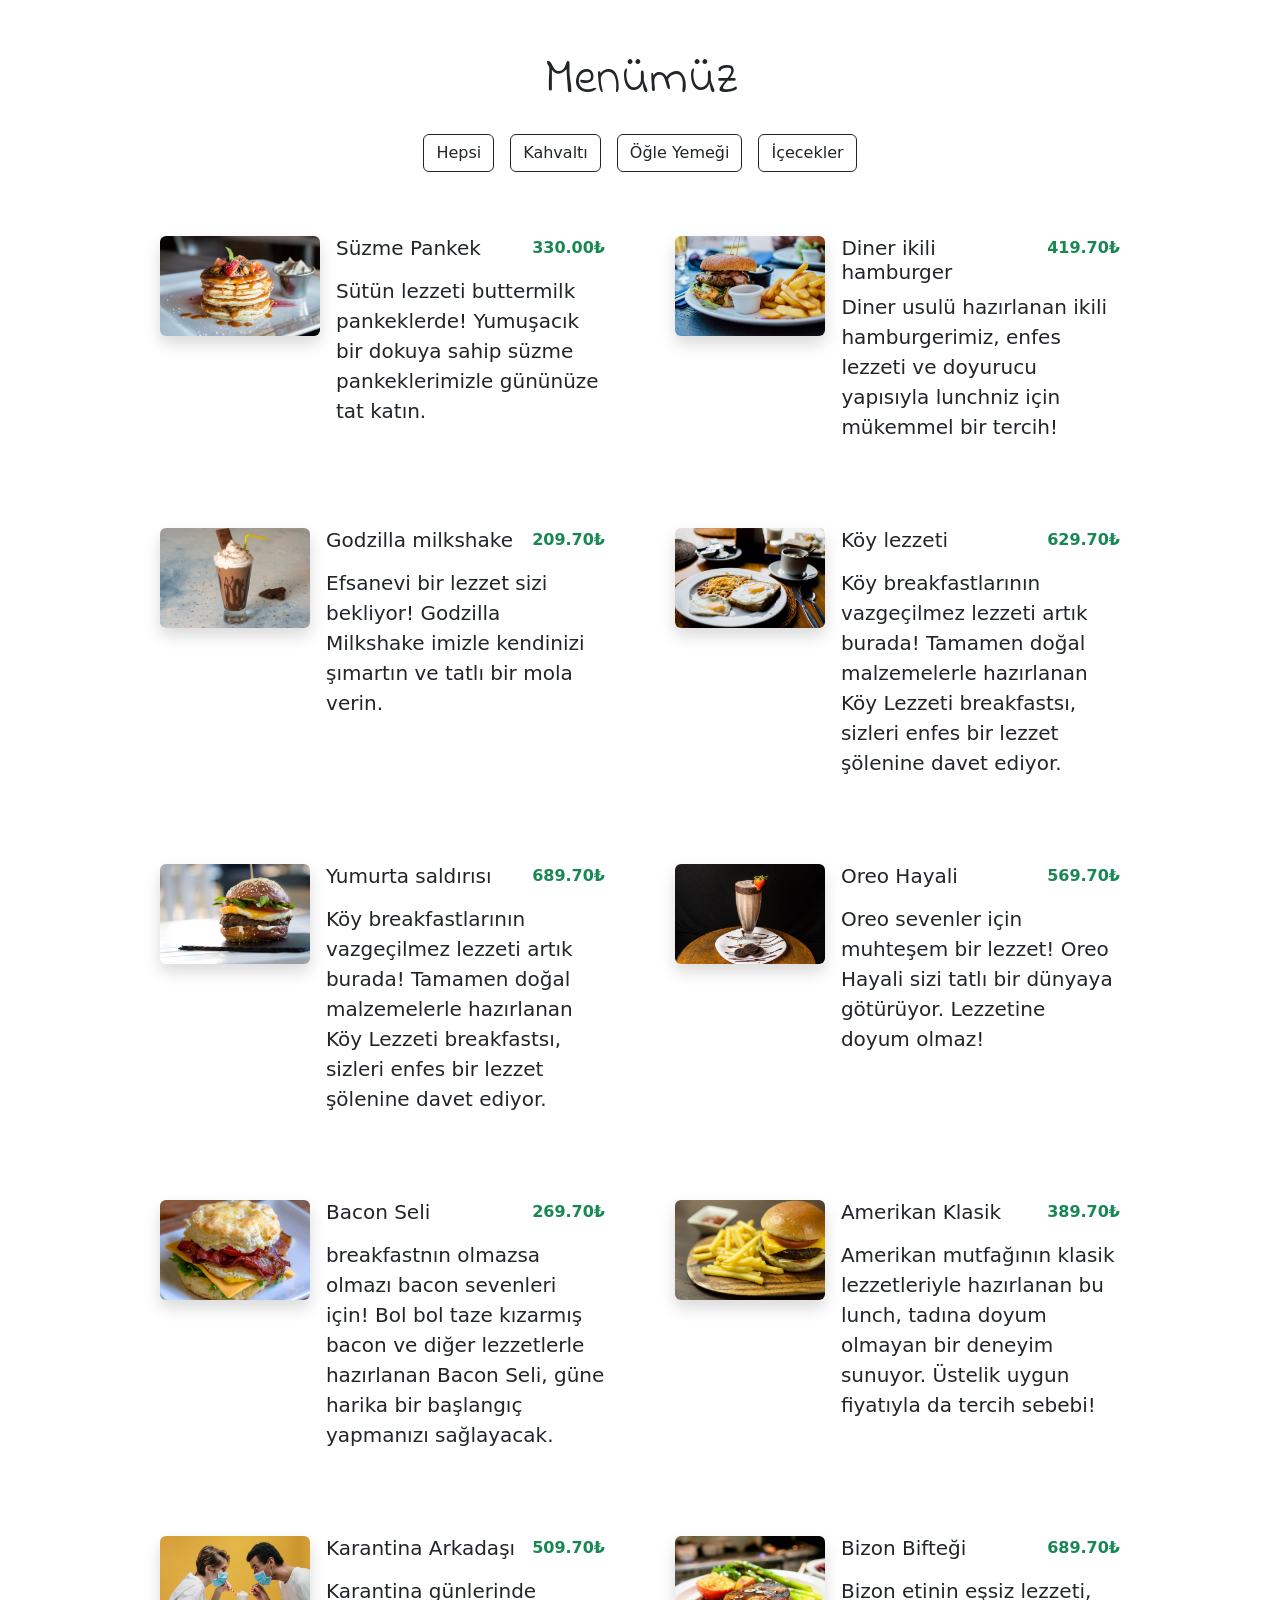
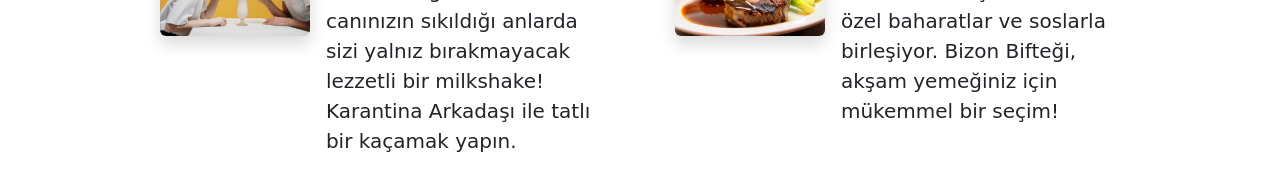
<file: index.html>
<!DOCTYPE html>
<html lang="en">
  <head>
    <meta charset="UTF-8" />
    <meta name="viewport" content="width=device-width, initial-scale=1.0" />
    <title>QR <Menu></Menu></title>
    <link rel="stylesheet" href="style.css" />
    <link
      rel="stylesheet"
      href="https://cdnjs.cloudflare.com/ajax/libs/bootstrap/5.3.2/css/bootstrap.min.css"
    />
  </head>
  <body>
    <!--Başlık-->
    <h1 class="heading">Menümüz</h1>

    <!--Butonlar-->
    <div id="buttons" class="d-flex justify-content-center gap-3 my-4">
      <!-- <button data-id="all" class="btn btn-outline-dark">Hepsi</button>
      <button data-id="breakfast" class="btn btn-outline-dark">Kahvaltı</button>
      <button data-id="lunch" class="btn btn-outline-dark">Öğle Yemeği</button>
      <button data-id="shakes" class="btn btn-outline-dark">İçecekler</button> -->
    </div>

    <!--Menü Listesi-->
    <div id="menu-list">
      <!-- <a
        id="card"
        href="#"
        class="d-flex flex-column flex-md-row text-decoration-none text-dark gap-3"
      >
        <img
          class="rounded shadow img-fluid"
          src="http://127.0.0.1:5500/images/item-1.jpeg"
        />

        <div>
          <div class="d-flex justify-content-between">
            <h5>Süzme Pankek</h5>
            <p class="text-success fw-bold">330.00₺</p>
          </div>
          <p class="lead">
            Sütün lezzeti buttermilk pankeklerde! Yumuşacık bir dokuya sahip
            süzme pankekler...
          </p>
        </div>
      </a> -->
    </div>
    <script src="main.js" type="module"></script>
  </body>
</html>
</file>
<file: style.css>
@import url("https://fonts.googleapis.com/css2?family=Indie+Flower&family=Poppins:wght@100;200;300;400;500;600;700;800;900&display=swap");

body {
  font: "poppins";
}

.heading {
  font-family: "indie flower";
  text-align: center;
  margin-top: 50px;
  font-size: 50px;
}

#menu-list {
  display: grid;
  padding: 40px 160px 0;
  justify-content: center;
  grid-template-columns: repeat(auto-fit, minmax(400px, 1fr));
  gap: 70px;
}

#card img {
  width: 160px;
  height: 100px;
  object-fit: cover;
}

@media (max-width: 769px) {
  #card {
    max-width: 400px;
  }

  #card img {
    width: 100%;
    height: 240px;
  }
}
</file>
